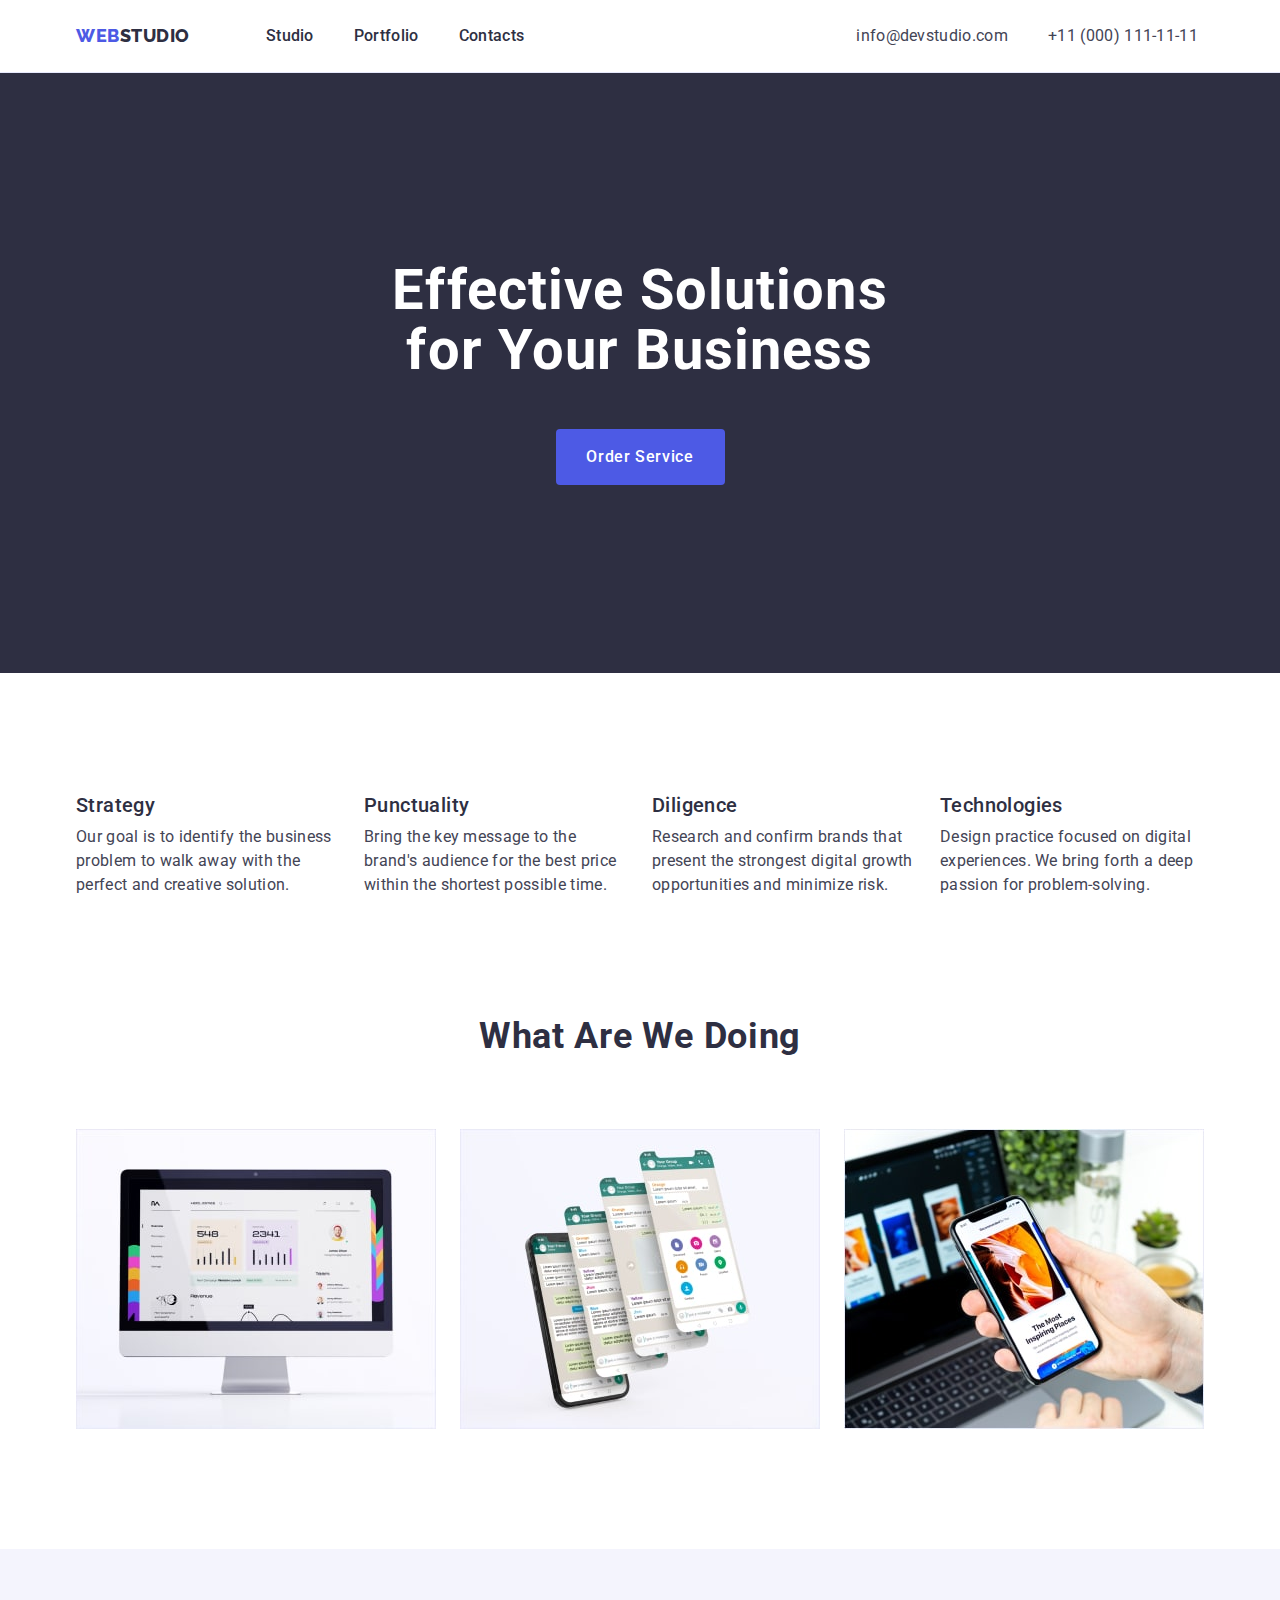
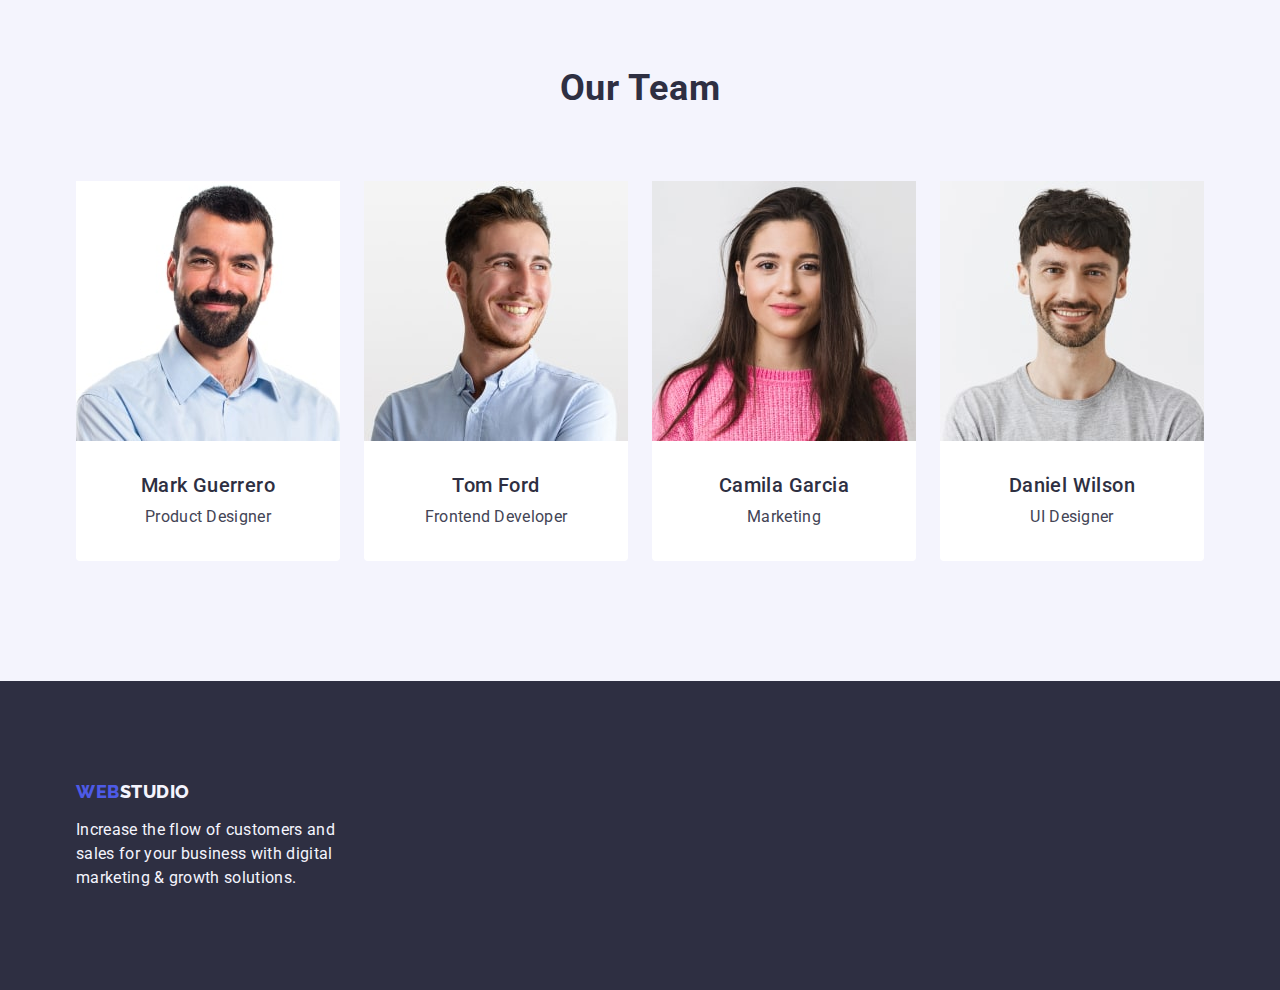
<file: index.html>
<!DOCTYPE html>
<html lang="en">
  <head>
    <meta charset="UTF-8" >
    <meta name="viewport" content="width=device-width, initial-scale=1.0" >
    <title>Webstudio</title>
    <link rel="preconnect" href="https://fonts.googleapis.com" >
    <link rel="preconnect" href="https://fonts.gstatic.com" crossorigin >
    <link
      href="https://fonts.googleapis.com/css2?family=Raleway:wght@800&family=Roboto:wght@400;500;700&display=swap"
      rel="stylesheet"
    >
    <link rel="stylesheet" href="https://cdn.jsdelivr.net/npm/modern-normalize@2.0.0/modern-normalize.min.css">
    <link rel="stylesheet" href="./css/styles.css" >
  </head>
  <body>
    <header class="page-header">
      <div class="container header-container">
      <nav class="header-navigation">
        <a href="./index.html" class="header-logo link">Web<span class="header-logo-accent">Studio</span></a>
        <ul class="header-link-list list">
          <li class="header-link-item"><a class="header-link link" href="./index.html">Studio</a></li>
          <li class="header-link-item"><a class="header-link link" href="./portfolio.html">Portfolio</a></li>
          <li class="header-link-item"><a class="header-link link" href="">Contacts</a></li>
        </ul>
      </nav>
      <address class="header-address">
        <ul class="header-address-list list">
          <li class="header-address-item"><a class="header-address-link link" href="mailto:info@devstudio.com">info@devstudio.com</a></li>
          <li class="header-address-item"><a class="header-address-link link" href="tel:+110001111111">+11 (000) 111-11-11</a></li>
        </ul>
      </address>
    </div>
    </header>
    <main>
      <section class="hero">
        <div class="container hero-container">
        <h1 class="hero-title">Effective Solutions for Your Business</h1>
        <button type="button" class="hero-btn">Order Service</button>
      </div>
      </section>
      <section class="advantages">
        <div class="container advantages-container">
        <h2 class="visually-hidden">Advantages</h2>
        <ul class="advantages-list list">
          <li class="advantages-item">
            <h3 class="advantages-subtitle">Strategy</h3>
            <p class="advantages-item-text">
              Our goal is to identify the business problem to walk away with the
              perfect and creative solution.
            </p>
          </li>
          <li class="advantages-item">
            <h3 class="advantages-subtitle">Punctuality</h3>
            <p class="advantages-item-text">
              Bring the key message to the brand's audience for the best price
              within the shortest possible time.
            </p>
          </li>
          <li class="advantages-item">
            <h3 class="advantages-subtitle">Diligence</h3>
            <p class="advantages-item-text">
              Research and confirm brands that present the strongest digital
              growth opportunities and minimize risk.
            </p>
          </li>
          <li class="advantages-item">
            <h3 class="advantages-subtitle">Technologies</h3>
            <p class="advantages-item-text">
              Design practice focused on digital experiences. We bring forth a
              deep passion for problem-solving.
            </p>
          </li>
        </ul>
      </div>
      </section>
      <section class="doing">
        <div class="container doing-container">
        <h2 class="duing-title">What are we doing</h2>
        <ul class="doing-list list">
          <li class="doing-item">
            <img
              src="./images/computer.jpg"
              alt="Computer"
              width="360"
              height="300" class="doing-img"
            >
          </li>
          <li class="doing-item">
            <img
              src="./images/mobile-phone.jpg"
              alt="mobile phone"
              width="360"
              height="300" class="doing-img"
            >
          </li>
          <li class="doing-item">
            <img
              src="./images/mobile-phone-and-laptop.jpg"
              alt="Mobile phone and laptop"
              width="360"
              height="300" class="doing-img"
            >
          </li>
        </ul>
      </div>
      </section>
      <section class="team">
        <div class="container">
        <h2 class="team-title">Our Team</h2>
        <ul class="team-list list">
          <li class="team-item">
            <img
              src="./images/mark-guerrero.jpg"
              alt="Mark Guerrero"
              width="264"
              height="260" class="team-img"
            >
            <div class="team-container">
            <h3 class="team-subtitle">Mark Guerrero</h3>
            <p class="team-text">Product Designer</p>
            </div>
          </li>
          <li class="team-item">
            <img
              src="./images/tom-ford.jpg"
              alt="Tom Ford"
              width="264"
              height="260" class="team-img"
            >
            <div class="team-container">
            <h3 class="team-subtitle">Tom Ford</h3>
            <p class="team-text">Frontend Developer</p>
            </div>
          </li>
          <li class="team-item">
            <img
              src="./images/camila-garcia.jpg"
              alt="Camila Garcia"
              width="264"
              height="260" class="team-img"
            >
            <div class="team-container">
            <h3 class="team-subtitle">Camila Garcia</h3>
            <p class="team-text">Marketing</p>
            </div>
          </li>
          <li class="team-item">
            <img
              src="./images/daniel-wilson.jpg"
              alt="Daniel Wilson"
              width="264"
              height="260" class="team-img"
            >
            <div class="team-container">
            <h3 class="team-subtitle">Daniel Wilson</h3>
            <p class="team-text">UI Designer</p>
            </div>
          </li>
        </ul>
      </div>
      </section>
    </main>
    <footer class="page-footer">
      <div class="container">
      <a class="footer-logo link" href="./index.html">Web<span class="footer-logo-accent">Studio</span></a>
      <p class="footer-text">
        Increase the flow of customers and sales for your business with digital
        marketing & growth solutions.
      </p>
    </div>
    </footer>
  </body>
</html>
</file>
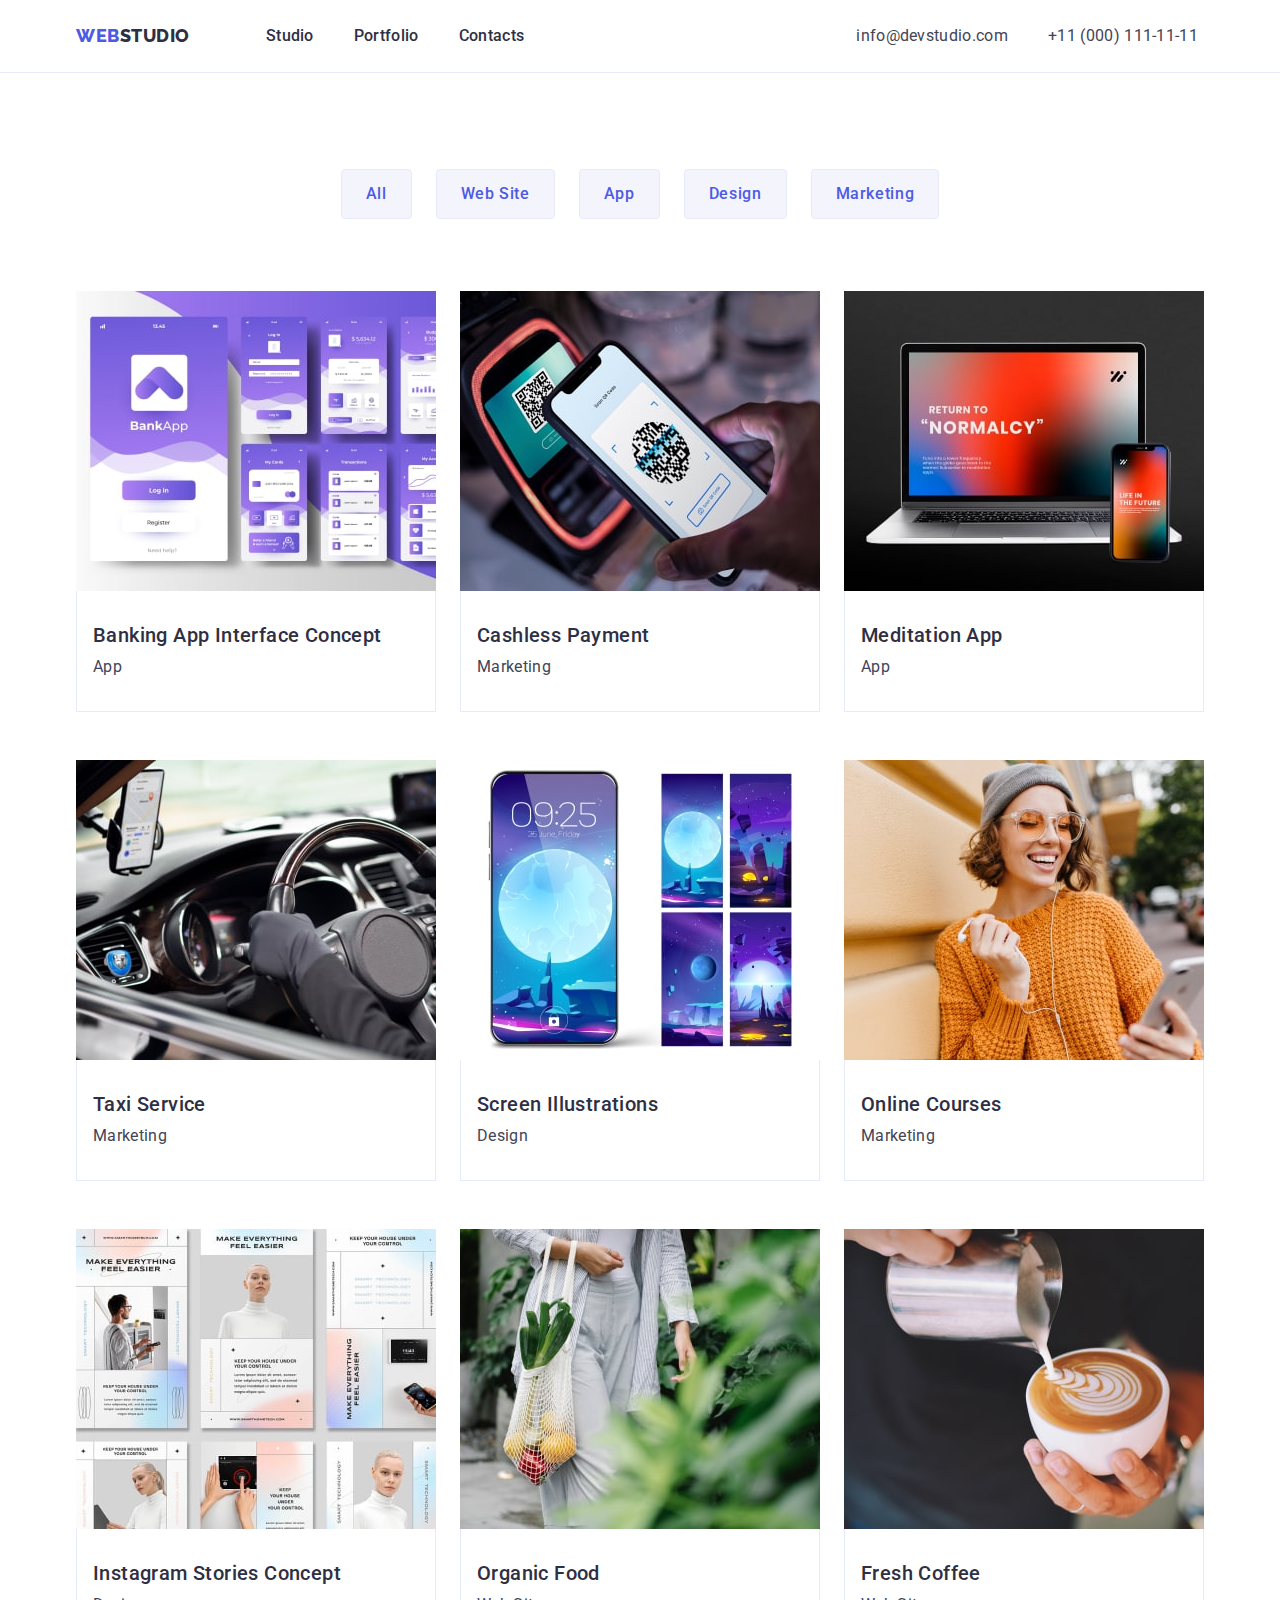
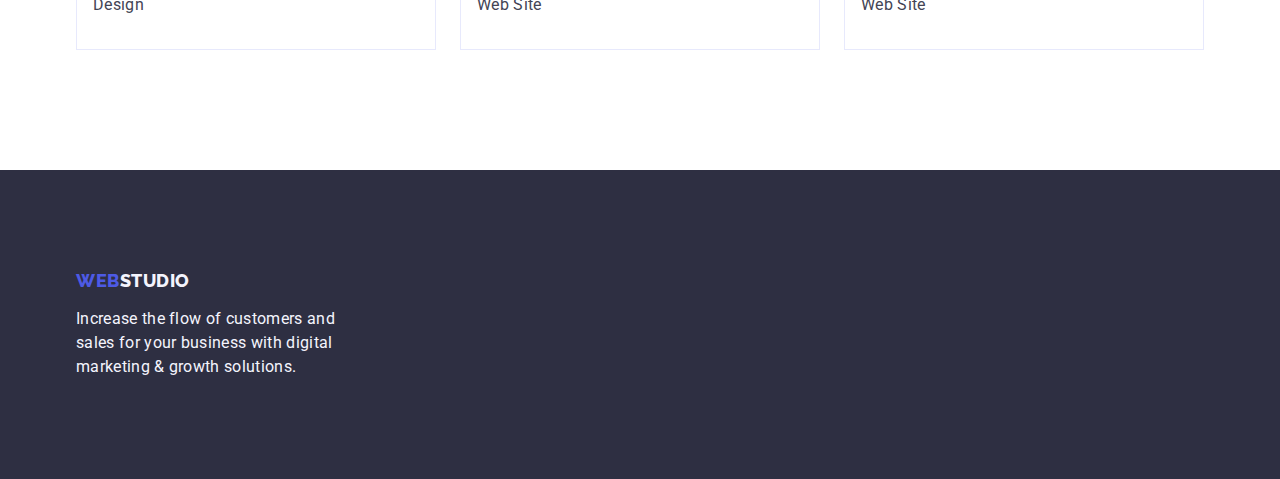
<file: portfolio.html>
<!DOCTYPE html>
<html lang="en">
  <head>
    <meta charset="UTF-8" >
    <meta name="viewport" content="width=device-width, initial-scale=1.0" >
    <title>Portfolio</title>
    <link rel="preconnect" href="https://fonts.googleapis.com" >
    <link rel="preconnect" href="https://fonts.gstatic.com" crossorigin >
    <link
      href="https://fonts.googleapis.com/css2?family=Raleway:wght@800&family=Roboto:wght@400;500;700&display=swap"
      rel="stylesheet"
    >
    <link rel="stylesheet" href="https://cdn.jsdelivr.net/npm/modern-normalize@2.0.0/modern-normalize.min.css">
    <link rel="stylesheet" href="./css/styles.css" >
  </head>
  <body>
    <header class="page-header">
      <div class="container header-container">
      <nav class="header-navigation">
        <a href="./index.html" class="header-logo link">Web<span class="header-logo-accent">Studio</span></a>
        <ul class="header-link-list list">
          <li class="header-link-item"><a class="header-link link" href="./index.html">Studio</a></li>
          <li class="header-link-item"><a class="header-link link" href="./portfolio.html">Portfolio</a></li>
          <li class="header-link-item"><a class="header-link link" href="">Contacts</a></li>
        </ul>
      </nav>
      <address class="header-address">
        <ul class="header-address-list list">
          <li class="header-address-item"><a class="header-address-link link" href="mailto:info@devstudio.com">info@devstudio.com</a></li>
          <li class="header-address-item"><a class="header-address-link link" href="tel:+110001111111">+11 (000) 111-11-11</a></li>
        </ul>
      </address>
    </div>
    </header>
    <main>
      <section class="portfolio">
        <div class="container">
        <h1 class="visually-hidden">Portfolio buttons</h1>
        <ul class="portfolio-list list">
          <li class="portfolio-item"><button type="button" class="portfolio-btn">All</button></li>
          <li class="portfolio-item"><button type="button" class="portfolio-btn">Web Site</button></li>
          <li class="portfolio-item"><button type="button" class="portfolio-btn">App</button></li>
          <li class="portfolio-item"><button type="button" class="portfolio-btn">Design</button></li>
          <li class="portfolio-item"><button type="button" class="portfolio-btn">Marketing</button></li>
        </ul>
        <ul class="project-list list">
          <li class="project-item">
            <a class="project-link link" href="">
              <img
              src="./images/banking-app-interface.jpg"
              alt="Banking App Interface Concept"
              width="360"
              height="300" class="project-img" 
            >
            <div class="project-container">
            <h2 class="project-subtitle">Banking App Interface Concept</h2>
            <p class="project-text">App</p>
            </div>
          </a>
          </li>
          <li class="project-item">
            <a class="project-link link" href="">
              <img
              src="./images/cashless-payment.jpg"
              alt="Cashless Payment"
              width="360"
              height="300" class="project-img"
            >
            <div class="project-container">
            <h2 class="project-subtitle">Cashless Payment</h2>
            <p class="project-text">Marketing</p>
            </div>
          </a>
          </li>
          <li class="project-item">
            <a class="project-link link" href="">
              <img
              src="./images/maditation-app.jpg"
              alt="Meditation App"
              width="360"
              height="300" class="project-img" 
            >
            <div class="project-container">
            <h2 class="project-subtitle">Meditation App</h2>
            <p class="project-text">App</p>
            </div>
          </a>
          </li>
          <li class="project-item">
            <a class="project-link link" href="">
              <img
              src="./images/taxi-service.jpg"
              alt="Taxi Service"
              width="360"
              height="300" class="project-img"
            >
            <div class="project-container">
            <h2 class="project-subtitle">Taxi Service</h2>
            <p class="project-text">Marketing</p>
            </div>
          </a>
          </li>
          <li class="project-item">
            <a class="project-link link" href="">
              <img
              src="./images/screen-illustrations.jpg"
              alt="Screen Illustrations"
              width="360"
              height="300" class="project-img" 
            >
            <div class="project-container">
            <h2 class="project-subtitle">Screen Illustrations</h2>
            <p class="project-text">Design</p>
            </div>
          </a>
          </li>
          <li class="project-item">
            <a class="project-link link" href="">
              <img
              src="./images/online-courses.jpg"
              alt="Online Courses"
              width="360"
              height="300" class="project-img" 
            >
            <div class="project-container">
            <h2 class="project-subtitle">Online Courses</h2>
            <p class="project-text">Marketing</p>
            </div>
          </a>
          </li>
          <li class="project-item">
            <a class="project-link link" href="">
              <img
              src="./images/instagram-stories-concept.jpg"
              alt="Instagram Stories Concept"
              width="360"
              height="300" class="project-img"
            >
            <div class="project-container">
            <h2 class="project-subtitle">Instagram Stories Concept</h2>
            <p class="project-text">Design</p>
            </div>
          </a>
          </li>
          <li class="project-item">
            <a class="project-link link" href="">
              <img
              src="./images/organic-food.jpg"
              alt="Organic Food"
              width="360"
              height="300" class="project-img"
            >
            <div class="project-container">
            <h2 class="project-subtitle">Organic Food</h2>
            <p class="project-text">Web Site</p>
            </div>
          </a>
          </li>
          <li class="project-item">
            <a class="project-link link" href="">
              <img
              src="./images/fresh-coffee.jpg"
              alt="Fresh Coffee"
              width="360"
              height="300" class="project-img" 
            >
            <div class="project-container">
            <h2 class="project-subtitle">Fresh Coffee</h2>
            <p class="project-text">Web Site</p>
            </div>
          </a>
          </li>
        </ul>
      </div>
      </section>
    </main>
    <footer class="page-footer">
      <div class="container">
      <a class="footer-logo link" href="./index.html">Web<span class="footer-logo-accent">Studio</span></a>
      <p class="footer-text">
        Increase the flow of customers and sales for your business with digital
        marketing & growth solutions.
      </p>
    </div>
    </footer>
  </body>
</html>
</file>
<file: css/styles.css>
:root {
  --iris: #4d5ae5;
  --navyblue: #2e2f42;
  --slate: #434455;
  --white: #ffffff;
  --cloud: #f4f4fd;
  --ocean: #404bbf;
}

body {
  font-family: 'Roboto', sans-serif;
  color: var(--slate);
  background-color: var(--white);
}

p,
h1,
h2,
h3,
h4,
h5,
h6 {
  margin-top: 0;
  margin-bottom: 0;
}

ul,
ol {
  margin-top: 0;
  margin-bottom: 0;
  padding-left: 0;
}

.list {
  list-style: none;
}

.link {
  text-decoration: none;
}

.container {
    width: 100%;
    max-width: 1158px;
    padding-right: 15px;
    padding-left: 15px;
    margin: 0 auto;
}

.visually-hidden {
  position: absolute;
  width: 1px;
  height: 1px;
  margin: -1px;
  border: 0;
  padding: 0;
  white-space: nowrap;
  clip-path: inset(100%);
  clip: rect(0 0 0 0);
  overflow: hidden;
}

/*!---------------- HEADER -------------*/

.page-header {
    border-bottom: 1px solid #e7e9fc;
}

.header-container {
    display: flex;
    align-items: center;
    gap: 332px;
}

.header-navigation {
    display: flex;
    align-items: center;
}

.header-logo {
  color: var(--iris, #4d5ae5);
  font-size: 18px;
  font-family: 'Raleway', sans-serif;
  font-weight: 800;
  line-height: 1.17;
  letter-spacing: 0.03em;
  text-transform: uppercase;
  margin-right: 76px;
}

.header-logo-accent {
  color: var(--navyblue, #2e2f42);
}

.header-link-list {
    display: flex;
    gap: 40px;
}

.header-link-item {
}


.header-link {
  color: var(--navyblue, #2e2f42);
  font-size: 16px;
  font-weight: 500;
  line-height: 1.5;
  letter-spacing: 0.02em;
  display: block;
  padding: 24px 0;
}

.header-link:hover,
.header-link:focus {
  color: var(--ocean);
}

.header-address {
  font-style: normal;
}

.header-address-list {
    display: flex;
    gap: 40px;
}

.header-address-item {
}

.header-address-link {
  color: var(--slate, #434455);
  font-size: 16px;
  line-height: 1.5;
  letter-spacing: 0.02em;
}

.header-address-link:hover,
.header-address-link:focus {
  color: var(--ocean);
}

/*!---------------- HERO ----------------*/

.hero {
  background-color: var(--navyblue, #2e2f42);
  padding: 188px 0;
}

.hero-title {
  color: var(--white, #fff);
  font-size: 56px;
  font-weight: 700;
  line-height: 1.07;
  letter-spacing: 0.02em;
  text-align: center;
  max-width: 496px;
  margin: 0 auto;
}

.hero-btn {
  background-color: var(--iris);
  color: var(--white, #fff);
  font-size: 16px;
  font-family: 'Roboto', sans-serif;
  font-weight: 500;
  line-height: 1.5;
  letter-spacing: 0.04em;
  cursor: pointer;
  min-width: 169px;
  height: 56px;
  border: none;
  border-radius: 4px;
  display: block;
  margin: 0 auto;
  margin-top: 48px;
}

.hero-btn:hover,
.hero-btn:focus {
  background-color: var(--ocean);
}

/*!---------------- ADVANTAGES ----------------*/

.advantages {
    padding: 120px 0;
}

.advantages-container {
}

.advantages-list {
    display: flex;
    gap: 24px;
}

.advantages-item {
    width: calc((100% - 24px*3) / 4);
}

.advantages-subtitle {
  color: var(--navyblue, #2e2f42);
  font-size: 20px;
  font-weight: 500;
  line-height: 1.2;
  letter-spacing: 0.02em;
  margin-bottom: 8px;
}

.advantages-item-text {
  color: var(--slate, #434455);
  font-size: 16px;
  line-height: 1.5;
  letter-spacing: 0.02em;
}

/*!----------------- DOING -------------*/

.doing {
    padding-bottom: 120px;
}

.doing-container {
}

.duing-title {
  color: var(--navyblue, #2e2f42);
  font-size: 36px;
  font-weight: 700;
  line-height: 1.11;
  letter-spacing: 0.02em;
  text-align: center;
  text-transform: capitalize;
  margin-bottom: 72px;
}
.doing-list {
    display: flex;
    gap: 24px;
}

.doing-item {
    width: calc((100% - 24px*2) / 3);
}

.doing-img {
    display: block;
}

/*!-------------- TEAM ---------------*/

.team {
  background-color: var(--cloud, #f4f4fd);
  padding: 120px 0;
}

.team-title {
  color: var(--navyblue, #2e2f42);
  font-size: 36px;
  font-weight: 700;
  line-height: 1.11;
  letter-spacing: 0.02em;
  text-transform: capitalize;
  text-align: center;
  margin-bottom: 72px;
}

.team-list {
    display: flex;
    gap: 24px;
}

.team-item {
  background-color: var(--white, #fff);
  margin: 0 auto;
  border-radius: 0px 0px 4px 4px;
}

.team-img {
    display: block;
}

.team-container {
    padding: 32px 16px;
}

.team-subtitle {
  color: var(--navyblue, #2e2f42);
  font-size: 20px;
  font-weight: 500;
  line-height: 1.2;
  letter-spacing: 0.02em;
  text-align: center;
  margin-bottom: 8px;
}

.team-text {
  color: var(--slate, #434455);
  font-size: 16px;
  line-height: 1.5;
  letter-spacing: 0.02em;
  text-align: center; 
}

/*!------------------ FOOTER -------------*/

.page-footer {
  background-color: var(--navyblue, #2e2f42);
  padding: 100px 0;
}

.footer-logo {
  color: var(--iris, #4d5ae5);
  font-size: 18px;
  font-family: 'Raleway', sans-serif;
  font-weight: 800;
  line-height: 1.17;
  letter-spacing: 0.03em;
  text-transform: uppercase;
  display: inline-block;
  margin-bottom: 16px;
}

.footer-logo-accent {
  color: var(--cloud);
}

.footer-text {
  color: var(--cloud, #f4f4fd);
  font-size: 16px;
  line-height: 1.5;
  letter-spacing: 0.02em;
  max-width: 264px;
}

/**------------- PORTFOLIO -------------*/
/* Класи хедер і футер перевикористав з index.html*/
/*!------------ MAIN-HERO -----------*/

.portfolio {
  padding: 96px 0 120px 0;
}

.portfolio-list {
  display: flex;
  justify-content: center;
  gap: 24px;
  margin-bottom: 72px;
}

.portfolio-item {
}

.portfolio-btn {
  background-color: var(--cloud);
  color: var(--iris);
  font-size: 16px;
  font-family: 'Roboto', sans-serif;
  font-weight: 500;
  line-height: 1.5;
  letter-spacing: 0.04em;
  cursor: pointer;
  padding: 12px 24px;
  border-radius: 4px;
 border: 1px solid var(--cornflower, #E7E9FC);
}

.portfolio-btn:hover,
.portfolio-btn:focus {
  background-color: var(--ocean);
  color: var(--white);
  border: 1px solid transparent;
}

.project-list {
  display: flex;
  flex-wrap: wrap;
  column-gap: 24px;
  row-gap: 48px;
}

.project-item {
  width: calc((100% - 48px) / 3);
}

.project-link {
}

.project-img {
  display: block;
}

.project-container {
  padding: 32px 16px;
  border: 1px solid #e7e9fc;
  border-top: none;
}

.project-subtitle {
  color: var(--navyblue, #2e2f42);
  font-size: 20px;
  font-weight: 500;
  line-height: 1.2;
  letter-spacing: 0.02em;
  margin-bottom: 8px;
}

.project-text {
  color: var(--slate, #434455);
  font-size: 16px;
  line-height: 1.5;
  letter-spacing: 0.02em;
}
</file>
